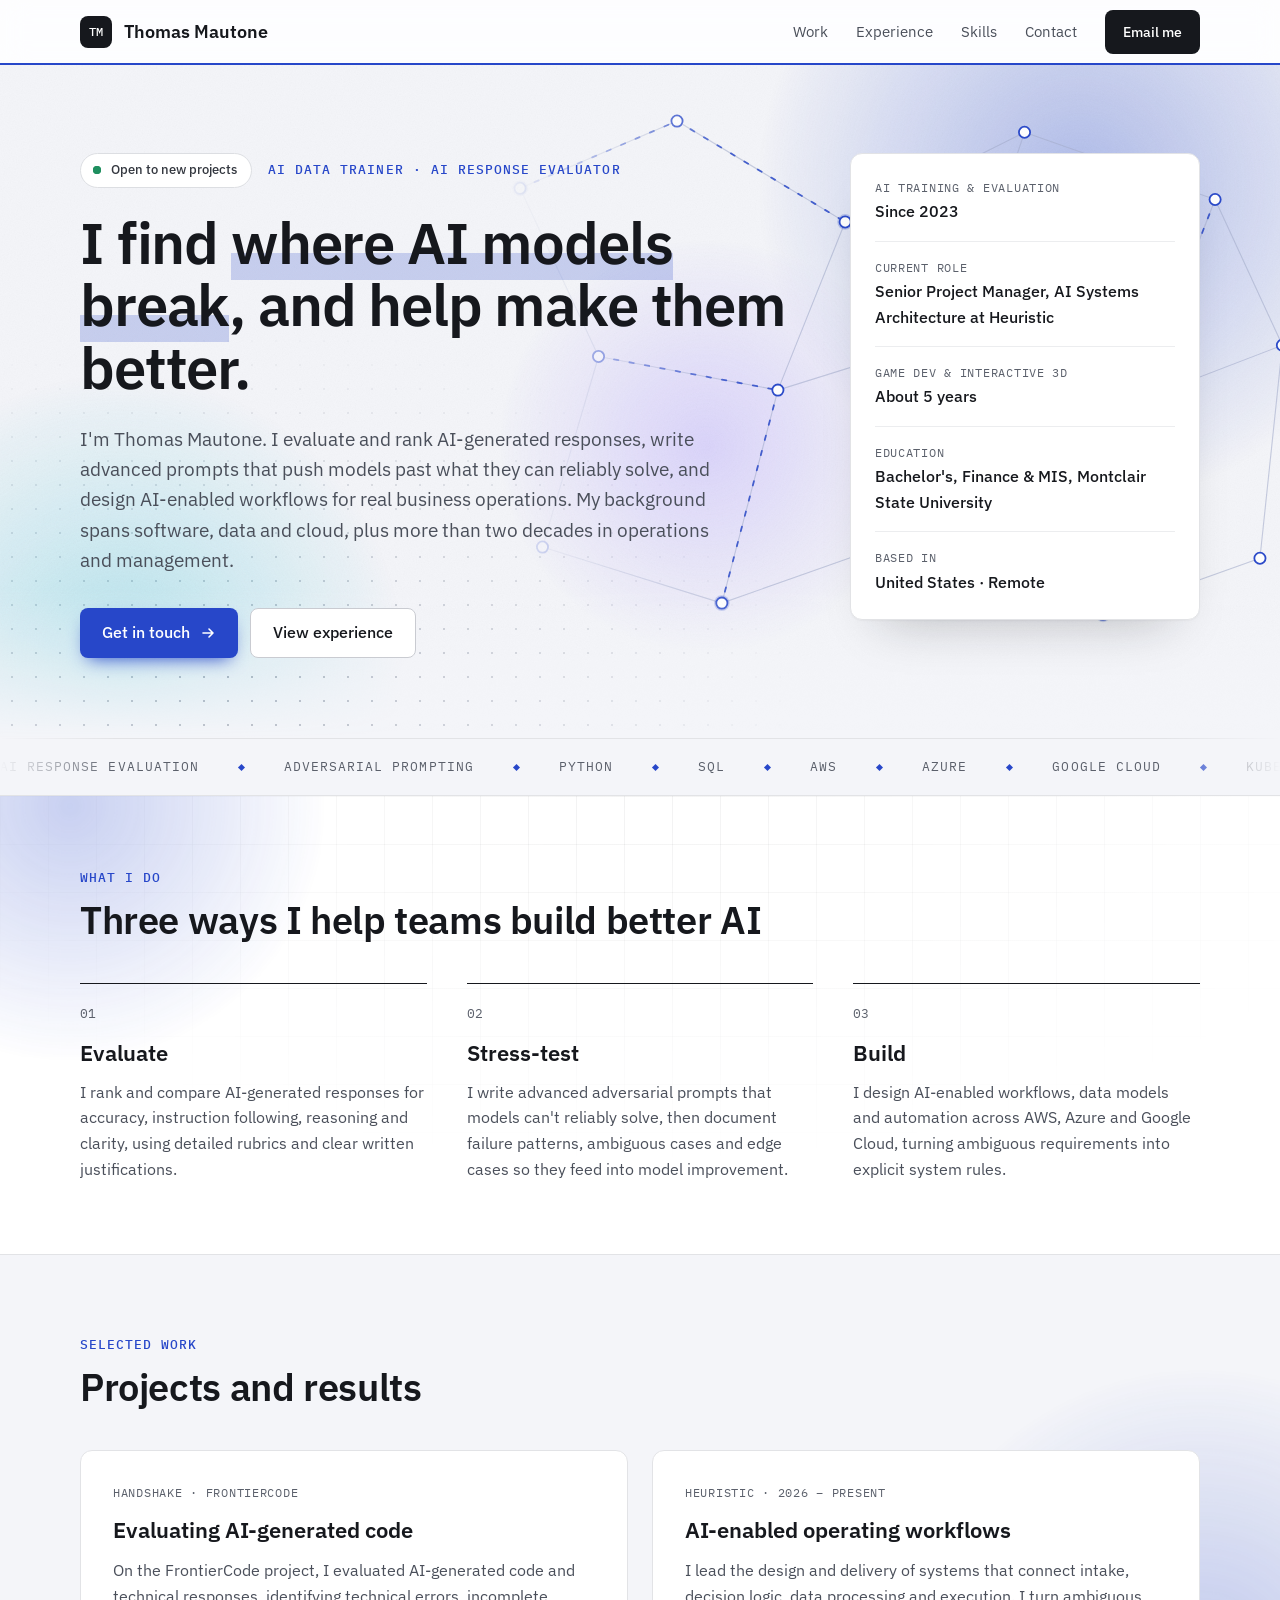
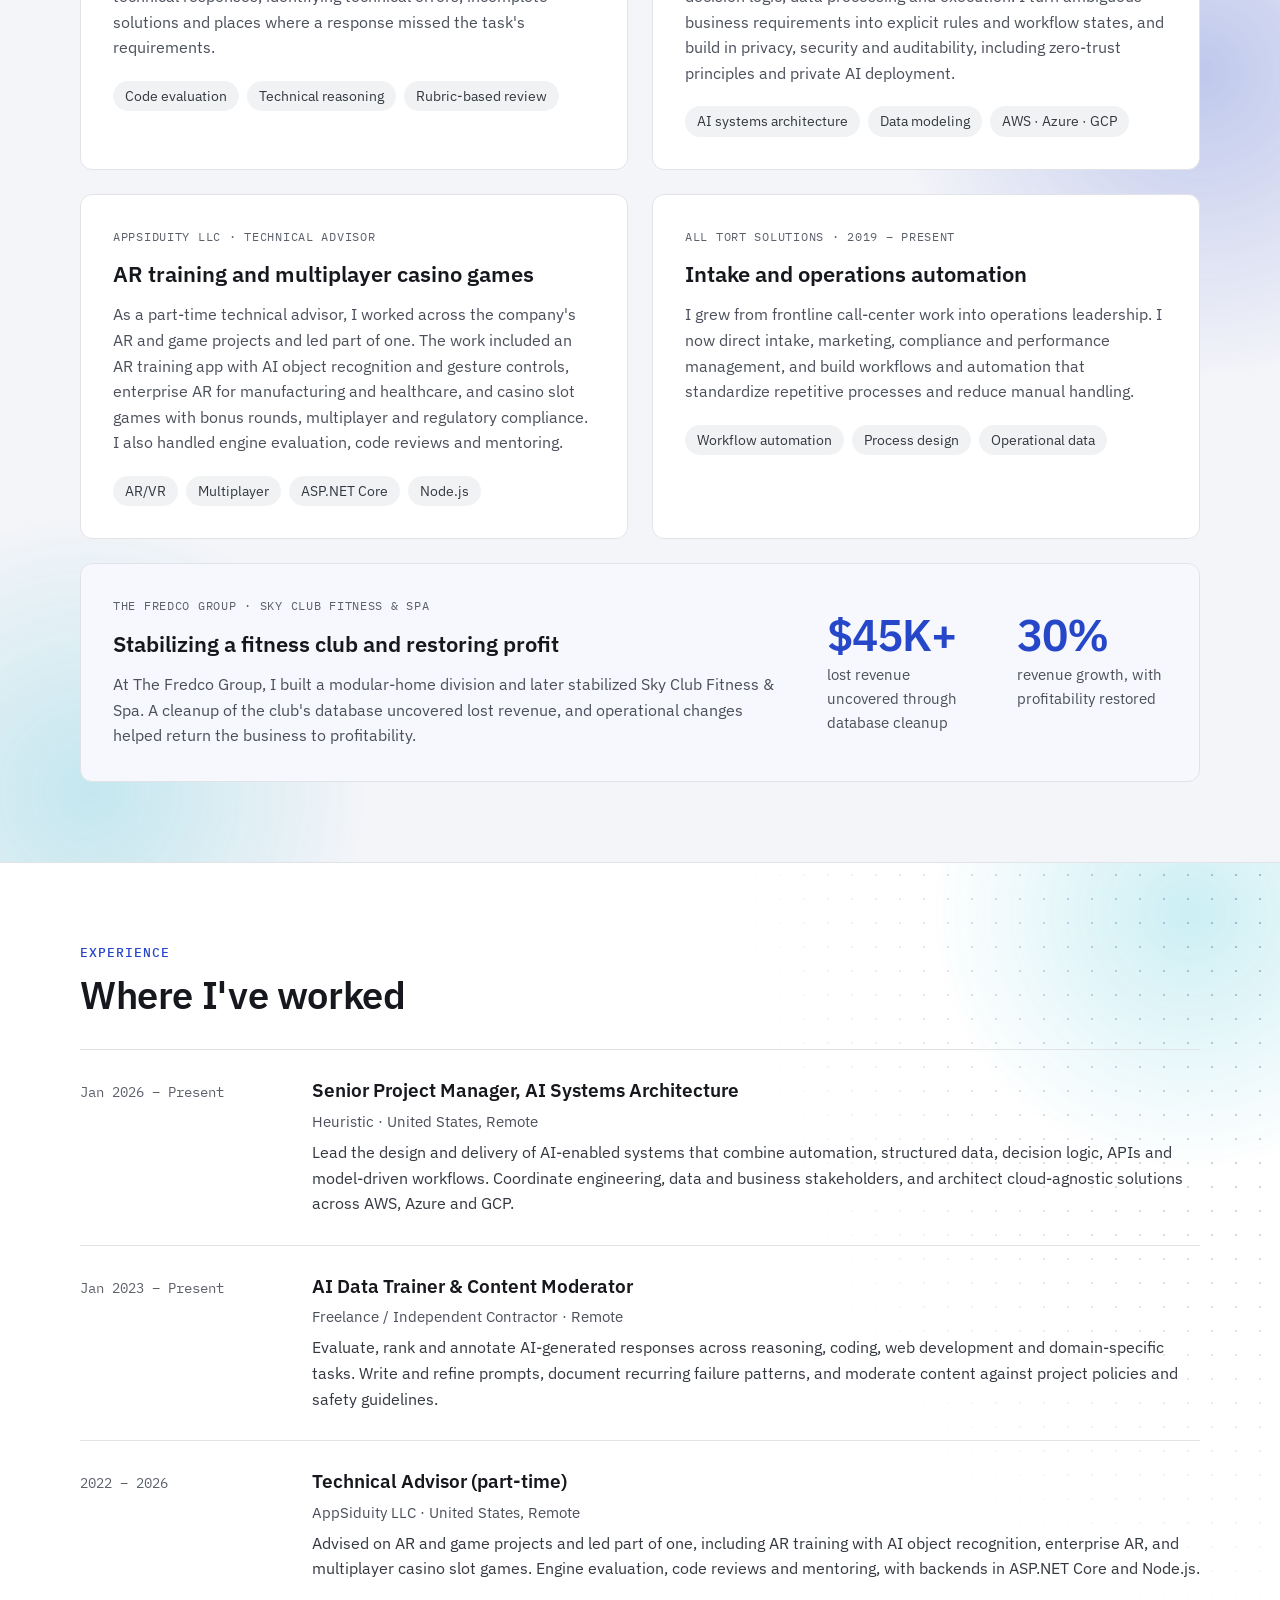
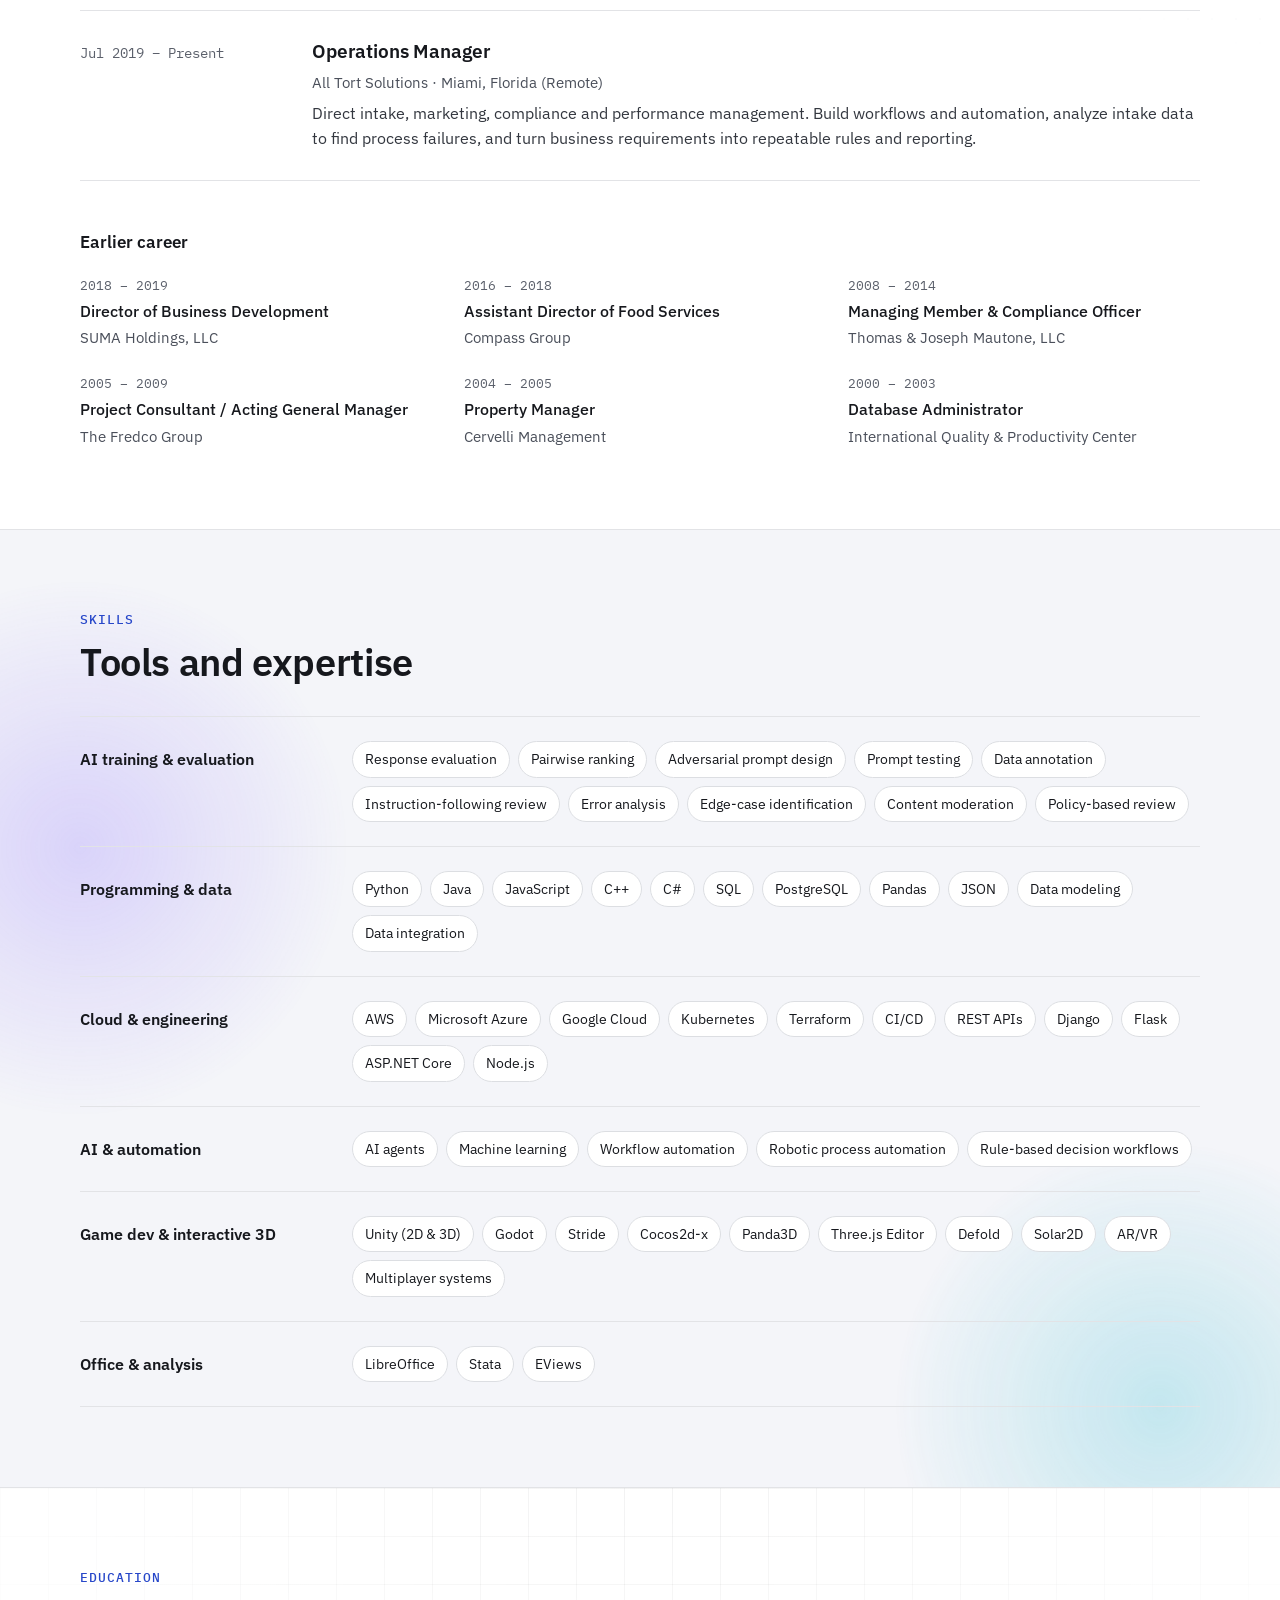
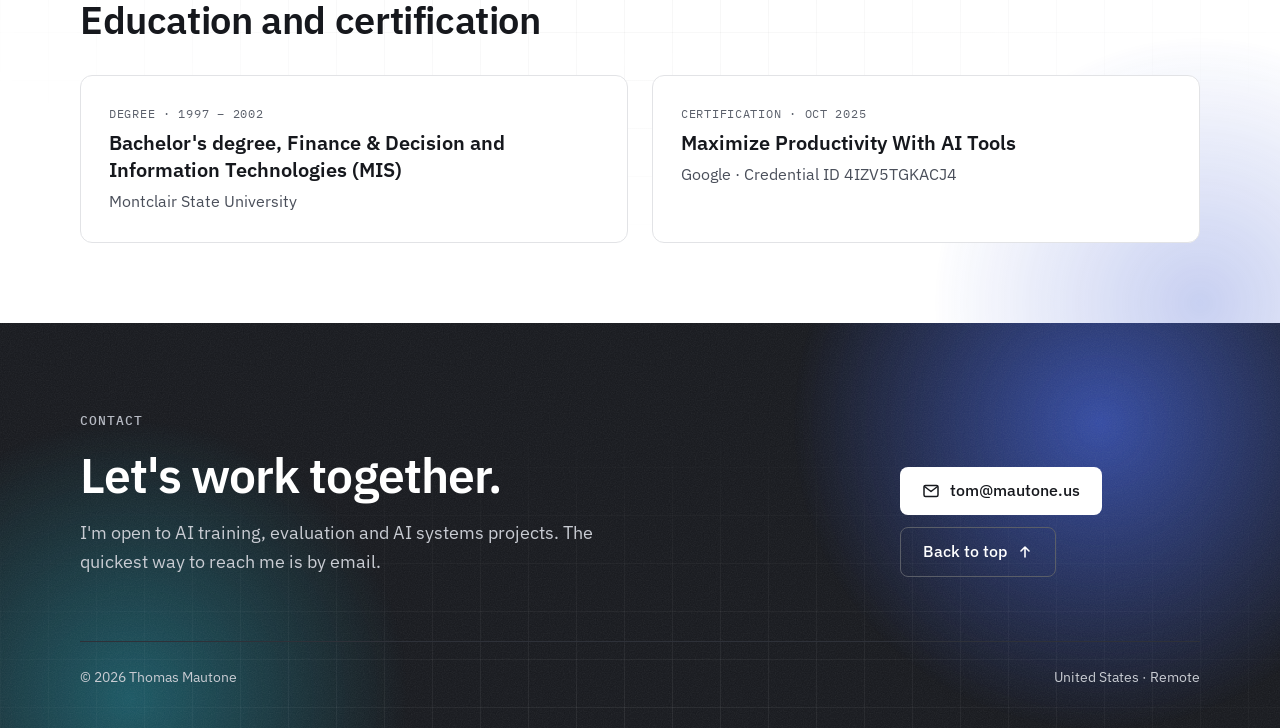
<file: index.html>
<!doctype html>
<html lang="en">
<head>
  <meta charset="utf-8">
  <meta name="viewport" content="width=device-width, initial-scale=1">
  <title>Thomas Mautone — AI Data Trainer &amp; AI Response Evaluator</title>
  <meta name="description" content="AI data trainer and response evaluator. I evaluate and rank AI-generated responses, write adversarial prompts, and design AI-enabled workflows.">
  <meta name="author" content="Thomas Mautone">
  <meta name="robots" content="index, follow, max-image-preview:large">
  <meta name="theme-color" content="#F4F5F9">
  <link rel="canonical" href="https://thomasmwork.github.io/">

  <!-- Link previews: Facebook, LinkedIn, WhatsApp, Slack, Discord, Telegram, iMessage -->
  <meta property="og:type" content="website">
  <meta property="og:site_name" content="Thomas Mautone">
  <meta property="og:locale" content="en_US">
  <meta property="og:url" content="https://thomasmwork.github.io/">
  <meta property="og:title" content="Thomas Mautone — AI Data Trainer &amp; AI Response Evaluator">
  <meta property="og:description" content="I find where AI models break, and help make them better.">
  <meta property="og:image" content="https://thomasmwork.github.io/assets/img/og-image.jpg">
  <meta property="og:image:type" content="image/jpeg">
  <meta property="og:image:width" content="1200">
  <meta property="og:image:height" content="630">
  <meta property="og:image:alt" content="Thomas Mautone's portfolio: I find where AI models break, and help make them better.">

  <!-- X / Twitter -->
  <meta name="twitter:card" content="summary_large_image">
  <meta name="twitter:title" content="Thomas Mautone — AI Data Trainer &amp; AI Response Evaluator">
  <meta name="twitter:description" content="I find where AI models break, and help make them better.">
  <meta name="twitter:image" content="https://thomasmwork.github.io/assets/img/og-image.jpg">
  <meta name="twitter:image:alt" content="Thomas Mautone's portfolio: I find where AI models break, and help make them better.">

  <!-- Structured data for search engines (facts taken from this page only) -->
  <script type="application/ld+json">
  {
    "@context": "https://schema.org",
    "@type": "Person",
    "name": "Thomas Mautone",
    "url": "https://thomasmwork.github.io/",
    "mainEntityOfPage": "https://thomasmwork.github.io/",
    "jobTitle": "Senior Project Manager, AI Systems Architecture",
    "description": "AI data trainer and response evaluator. Evaluates and ranks AI-generated responses, writes adversarial prompts, and designs AI-enabled workflows.",
    "email": "tom@mautone.us",
    "worksFor": { "@type": "Organization", "name": "Heuristic" },
    "alumniOf": { "@type": "CollegeOrUniversity", "name": "Montclair State University" },
    "address": { "@type": "PostalAddress", "addressCountry": "US" },
    "knowsAbout": [
      "AI response evaluation",
      "Adversarial prompt design",
      "AI systems architecture",
      "Workflow automation",
      "Data modeling",
      "Cloud architecture on AWS, Azure and Google Cloud",
      "Game development and AR/VR"
    ]
  }
  </script>

  <link rel="icon" href="favicon.ico" sizes="48x48">
  <link rel="icon" href="assets/img/favicon.svg" type="image/svg+xml" sizes="any">
  <link rel="apple-touch-icon" href="assets/img/apple-touch-icon.png">

  <link rel="preconnect" href="https://fonts.googleapis.com">
  <link rel="preconnect" href="https://fonts.gstatic.com" crossorigin>
  <link rel="stylesheet" href="https://fonts.googleapis.com/css2?family=IBM+Plex+Mono:wght@400;500&amp;family=IBM+Plex+Sans:wght@400;500;600&amp;display=swap">
  <link rel="stylesheet" href="assets/css/styles.css">
  <script src="assets/js/main.js" defer></script>
</head>
<body>
  <a class="skip-link" href="#main">Skip to content</a>

  <header class="site-header">
    <div class="container header-inner">
      <a href="#top" class="brand"><span class="monomark" aria-hidden="true">TM</span>Thomas Mautone</a>
      <nav class="nav" aria-label="Sections">
        <a href="#work" class="navlink">Work</a>
        <a href="#experience" class="navlink">Experience</a>
        <a href="#skills" class="navlink">Skills</a>
        <a href="#contact" class="navlink">Contact</a>
        <a href="mailto:tom@mautone.us" class="btn btn-sm btn-dark">Email me</a>
      </nav>
    </div>
    <div class="progress" aria-hidden="true"></div>
  </header>

  <main id="main">

    <!-- Hero -->
    <div class="hero">
      <div class="bg fade-b" aria-hidden="true">
        <div class="orb c-blue d1" style="top: -220px; right: -140px; width: 680px; height: 680px"></div>
        <div class="orb c-cyan d2" style="bottom: -220px; left: -180px; width: 600px; height: 600px"></div>
        <div class="orb c-violet d3" style="top: 24%; left: 38%; width: 440px; height: 440px"></div>
        <svg class="net" viewBox="0 0 800 600" preserveAspectRatio="xMidYMid slice" focusable="false">
          <g class="edges">
            <line x1="70" y1="110" x2="210" y2="50"></line>
            <line x1="210" y1="50" x2="360" y2="140"></line>
            <line x1="360" y1="140" x2="520" y2="60"></line>
            <line x1="520" y1="60" x2="690" y2="120"></line>
            <line x1="70" y1="110" x2="140" y2="260"></line>
            <line x1="360" y1="140" x2="300" y2="290"></line>
            <line x1="360" y1="140" x2="460" y2="240"></line>
            <line x1="520" y1="60" x2="460" y2="240"></line>
            <line x1="690" y1="120" x2="620" y2="300"></line>
            <line x1="690" y1="120" x2="750" y2="250"></line>
            <line x1="140" y1="260" x2="300" y2="290"></line>
            <line x1="300" y1="290" x2="460" y2="240"></line>
            <line x1="460" y1="240" x2="620" y2="300"></line>
            <line x1="620" y1="300" x2="750" y2="250"></line>
            <line x1="140" y1="260" x2="90" y2="430"></line>
            <line x1="300" y1="290" x2="250" y2="480"></line>
            <line x1="460" y1="240" x2="420" y2="420"></line>
            <line x1="620" y1="300" x2="590" y2="490"></line>
            <line x1="750" y1="250" x2="730" y2="440"></line>
            <line x1="90" y1="430" x2="250" y2="480"></line>
            <line x1="250" y1="480" x2="420" y2="420"></line>
            <line x1="420" y1="420" x2="590" y2="490"></line>
            <line x1="590" y1="490" x2="730" y2="440"></line>
            <line x1="620" y1="300" x2="420" y2="420"></line>
          </g>
          <g class="flows">
            <line x1="70" y1="110" x2="210" y2="50"></line>
            <line x1="210" y1="50" x2="360" y2="140" style="animation-delay: -1s"></line>
            <line x1="360" y1="140" x2="460" y2="240" style="animation-delay: -2s"></line>
            <line x1="460" y1="240" x2="620" y2="300"></line>
            <line x1="620" y1="300" x2="590" y2="490" style="animation-delay: -1.5s"></line>
            <line x1="300" y1="290" x2="250" y2="480" style="animation-delay: -0.5s"></line>
            <line x1="140" y1="260" x2="300" y2="290" style="animation-delay: -2.2s"></line>
            <line x1="690" y1="120" x2="620" y2="300" style="animation-delay: -1.2s"></line>
          </g>
          <g class="halos">
            <circle cx="70" cy="110" r="7"></circle>
            <circle cx="360" cy="140" r="7" style="animation-delay: -0.8s"></circle>
            <circle cx="460" cy="240" r="7" style="animation-delay: -1.6s"></circle>
            <circle cx="620" cy="300" r="7" style="animation-delay: -2.4s"></circle>
            <circle cx="250" cy="480" r="7" style="animation-delay: -1.1s"></circle>
            <circle cx="590" cy="490" r="7" style="animation-delay: -2s"></circle>
          </g>
          <g class="nodes">
            <circle cx="70" cy="110" r="5"></circle>
            <circle cx="210" cy="50" r="5"></circle>
            <circle cx="360" cy="140" r="5"></circle>
            <circle cx="520" cy="60" r="5"></circle>
            <circle cx="690" cy="120" r="5"></circle>
            <circle cx="140" cy="260" r="5"></circle>
            <circle cx="300" cy="290" r="5"></circle>
            <circle cx="460" cy="240" r="5"></circle>
            <circle cx="620" cy="300" r="5"></circle>
            <circle cx="750" cy="250" r="5"></circle>
            <circle cx="90" cy="430" r="5"></circle>
            <circle cx="250" cy="480" r="5"></circle>
            <circle cx="420" cy="420" r="5"></circle>
            <circle cx="590" cy="490" r="5"></circle>
            <circle cx="730" cy="440" r="5"></circle>
          </g>
        </svg>
        <div class="grain"></div>
      </div>

      <section class="container hero-inner" aria-label="Introduction">
        <div class="hero-copy">
          <div class="rise hero-meta">
            <span class="pill"><span class="dot" aria-hidden="true"></span>Open to new projects</span>
            <span class="hero-role">AI Data Trainer · AI Response Evaluator</span>
          </div>
          <h1 class="rise" style="--delay: 80ms">I find <span class="mark">where AI models break</span>, and help make them better.</h1>
          <p class="rise hero-lead" style="--delay: 160ms">I'm Thomas Mautone. I evaluate and rank AI-generated responses, write advanced prompts that push models past what they can reliably solve, and design AI-enabled workflows for real business operations. My background spans software, data and cloud, plus more than two decades in operations and management.</p>
          <div class="rise hero-actions" style="--delay: 240ms">
            <a href="#contact" class="btn btn-primary">Get in touch<svg aria-hidden="true" width="16" height="16" viewBox="0 0 16 16" fill="none" stroke="currentColor" stroke-width="1.6" stroke-linecap="round" stroke-linejoin="round"><path d="M3 8h10M9 4l4 4-4 4"></path></svg></a>
            <a href="#experience" class="btn btn-ghost">View experience</a>
          </div>
        </div>

        <aside class="rise glance" aria-label="At a glance" style="--delay: 320ms">
          <dl>
            <div class="glance-item">
              <dt class="label">AI training &amp; evaluation</dt>
              <dd>Since 2023</dd>
            </div>
            <div class="glance-item">
              <dt class="label">Current role</dt>
              <dd>Senior Project Manager, AI Systems Architecture at Heuristic</dd>
            </div>
            <div class="glance-item">
              <dt class="label">Game dev &amp; interactive 3D</dt>
              <dd>About 5 years</dd>
            </div>
            <div class="glance-item">
              <dt class="label">Education</dt>
              <dd>Bachelor's, Finance &amp; MIS, Montclair State University</dd>
            </div>
            <div class="glance-item">
              <dt class="label">Based in</dt>
              <dd>United States · Remote</dd>
            </div>
          </dl>
        </aside>
      </section>
    </div>

    <!-- Skills ticker -->
    <section class="ticker" aria-label="Skills and tools">
      <div class="ticker-track">
        <ul class="ticker-group">
          <li class="ticker-item">AI response evaluation</li>
          <li class="ticker-item">Adversarial prompting</li>
          <li class="ticker-item">Python</li>
          <li class="ticker-item">SQL</li>
          <li class="ticker-item">AWS</li>
          <li class="ticker-item">Azure</li>
          <li class="ticker-item">Google Cloud</li>
          <li class="ticker-item">Kubernetes</li>
          <li class="ticker-item">Terraform</li>
          <li class="ticker-item">Workflow automation</li>
          <li class="ticker-item">Data modeling</li>
          <li class="ticker-item">Unity</li>
          <li class="ticker-item">Godot</li>
          <li class="ticker-item">AR/VR</li>
        </ul>
        <ul class="ticker-group" aria-hidden="true">
          <li class="ticker-item">AI response evaluation</li>
          <li class="ticker-item">Adversarial prompting</li>
          <li class="ticker-item">Python</li>
          <li class="ticker-item">SQL</li>
          <li class="ticker-item">AWS</li>
          <li class="ticker-item">Azure</li>
          <li class="ticker-item">Google Cloud</li>
          <li class="ticker-item">Kubernetes</li>
          <li class="ticker-item">Terraform</li>
          <li class="ticker-item">Workflow automation</li>
          <li class="ticker-item">Data modeling</li>
          <li class="ticker-item">Unity</li>
          <li class="ticker-item">Godot</li>
          <li class="ticker-item">AR/VR</li>
        </ul>
      </div>
    </section>

    <!-- What I do -->
    <section class="section section--white" aria-labelledby="focus-h">
      <div class="bg" aria-hidden="true">
        <div class="gridlines"></div>
        <div class="orb c-blue soft d2" style="top: -260px; left: -200px; width: 540px; height: 540px"></div>
      </div>
      <div class="container section-inner section-inner--pillars">
        <div class="reveal section-head">
          <p class="eyebrow">What I do</p>
          <h2 class="section-title" id="focus-h">Three ways I help teams build better AI</h2>
        </div>
        <div class="pillars">
          <div class="reveal pillar">
            <span class="pillar-num">01</span>
            <h3>Evaluate</h3>
            <p>I rank and compare AI-generated responses for accuracy, instruction following, reasoning and clarity, using detailed rubrics and clear written justifications.</p>
          </div>
          <div class="reveal pillar">
            <span class="pillar-num">02</span>
            <h3>Stress-test</h3>
            <p>I write advanced adversarial prompts that models can't reliably solve, then document failure patterns, ambiguous cases and edge cases so they feed into model improvement.</p>
          </div>
          <div class="reveal pillar">
            <span class="pillar-num">03</span>
            <h3>Build</h3>
            <p>I design AI-enabled workflows, data models and automation across AWS, Azure and Google Cloud, turning ambiguous requirements into explicit system rules.</p>
          </div>
        </div>
      </div>
    </section>

    <!-- Selected work -->
    <section id="work" class="anchor section" aria-labelledby="work-h">
      <div class="bg" aria-hidden="true">
        <div class="orb c-blue soft d1" style="top: 8%; right: -240px; width: 640px; height: 640px"></div>
        <div class="orb c-cyan soft d3" style="bottom: -220px; left: -200px; width: 580px; height: 580px"></div>
      </div>
      <div class="container section-inner section-inner--work">
        <div class="reveal section-head">
          <p class="eyebrow">Selected work</p>
          <h2 class="section-title" id="work-h">Projects and results</h2>
        </div>
        <div class="cards">

          <div class="reveal slot">
            <article class="card">
              <p class="label">Handshake · FrontierCode</p>
              <h3>Evaluating AI-generated code</h3>
              <p>On the FrontierCode project, I evaluated AI-generated code and technical responses, identifying technical errors, incomplete solutions and places where a response missed the task's requirements.</p>
              <ul class="tags">
                <li class="tag">Code evaluation</li>
                <li class="tag">Technical reasoning</li>
                <li class="tag">Rubric-based review</li>
              </ul>
            </article>
          </div>

          <div class="reveal slot">
            <article class="card">
              <p class="label">Heuristic · 2026 – Present</p>
              <h3>AI-enabled operating workflows</h3>
              <p>I lead the design and delivery of systems that connect intake, decision logic, data processing and execution. I turn ambiguous business requirements into explicit rules and workflow states, and build in privacy, security and auditability, including zero-trust principles and private AI deployment.</p>
              <ul class="tags">
                <li class="tag">AI systems architecture</li>
                <li class="tag">Data modeling</li>
                <li class="tag">AWS · Azure · GCP</li>
              </ul>
            </article>
          </div>

          <div class="reveal slot">
            <article class="card">
              <p class="label">AppSiduity LLC · Technical Advisor</p>
              <h3>AR training and multiplayer casino games</h3>
              <p>As a part-time technical advisor, I worked across the company's AR and game projects and led part of one. The work included an AR training app with AI object recognition and gesture controls, enterprise AR for manufacturing and healthcare, and casino slot games with bonus rounds, multiplayer and regulatory compliance. I also handled engine evaluation, code reviews and mentoring.</p>
              <ul class="tags">
                <li class="tag">AR/VR</li>
                <li class="tag">Multiplayer</li>
                <li class="tag">ASP.NET Core</li>
                <li class="tag">Node.js</li>
              </ul>
            </article>
          </div>

          <div class="reveal slot">
            <article class="card">
              <p class="label">All Tort Solutions · 2019 – Present</p>
              <h3>Intake and operations automation</h3>
              <p>I grew from frontline call-center work into operations leadership. I now direct intake, marketing, compliance and performance management, and build workflows and automation that standardize repetitive processes and reduce manual handling.</p>
              <ul class="tags">
                <li class="tag">Workflow automation</li>
                <li class="tag">Process design</li>
                <li class="tag">Operational data</li>
              </ul>
            </article>
          </div>

          <div class="reveal slot slot--wide">
            <article class="card card--feature">
              <div class="card-copy">
                <p class="label">The Fredco Group · Sky Club Fitness &amp; Spa</p>
                <h3>Stabilizing a fitness club and restoring profit</h3>
                <p>At The Fredco Group, I built a modular-home division and later stabilized Sky Club Fitness &amp; Spa. A cleanup of the club's database uncovered lost revenue, and operational changes helped return the business to profitability.</p>
              </div>
              <div class="stats">
                <div class="stat">
                  <span class="stat-value">$45K+</span>
                  <span class="stat-label">lost revenue uncovered through database cleanup</span>
                </div>
                <div class="stat">
                  <span class="stat-value">30%</span>
                  <span class="stat-label">revenue growth, with profitability restored</span>
                </div>
              </div>
            </article>
          </div>

        </div>
      </div>
    </section>

    <!-- Experience -->
    <section id="experience" class="anchor section section--white" aria-labelledby="exp-h">
      <div class="bg" aria-hidden="true">
        <div class="dotfield"></div>
        <div class="orb c-cyan soft d1" style="top: -220px; right: -180px; width: 540px; height: 540px"></div>
      </div>
      <div class="container section-inner">
        <div class="reveal section-head">
          <p class="eyebrow">Experience</p>
          <h2 class="section-title" id="exp-h">Where I've worked</h2>
        </div>

        <ol class="timeline">
          <li class="reveal job">
            <span class="job-date">Jan 2026 – Present</span>
            <div class="job-body">
              <h3>Senior Project Manager, AI Systems Architecture</h3>
              <span class="job-org">Heuristic · United States, Remote</span>
              <p>Lead the design and delivery of AI-enabled systems that combine automation, structured data, decision logic, APIs and model-driven workflows. Coordinate engineering, data and business stakeholders, and architect cloud-agnostic solutions across AWS, Azure and GCP.</p>
            </div>
          </li>

          <li class="reveal job">
            <span class="job-date">Jan 2023 – Present</span>
            <div class="job-body">
              <h3>AI Data Trainer &amp; Content Moderator</h3>
              <span class="job-org">Freelance / Independent Contractor · Remote</span>
              <p>Evaluate, rank and annotate AI-generated responses across reasoning, coding, web development and domain-specific tasks. Write and refine prompts, document recurring failure patterns, and moderate content against project policies and safety guidelines.</p>
            </div>
          </li>

          <li class="reveal job">
            <span class="job-date">2022 – 2026</span>
            <div class="job-body">
              <h3>Technical Advisor (part-time)</h3>
              <span class="job-org">AppSiduity LLC · United States, Remote</span>
              <p>Advised on AR and game projects and led part of one, including AR training with AI object recognition, enterprise AR, and multiplayer casino slot games. Engine evaluation, code reviews and mentoring, with backends in ASP.NET Core and Node.js.</p>
            </div>
          </li>

          <li class="reveal job">
            <span class="job-date">Jul 2019 – Present</span>
            <div class="job-body">
              <h3>Operations Manager</h3>
              <span class="job-org">All Tort Solutions · Miami, Florida (Remote)</span>
              <p>Direct intake, marketing, compliance and performance management. Build workflows and automation, analyze intake data to find process failures, and turn business requirements into repeatable rules and reporting.</p>
            </div>
          </li>
        </ol>

        <div class="reveal earlier">
          <h3>Earlier career</h3>
          <ul class="earlier-grid">
            <li class="earlier-item">
              <span class="earlier-date">2018 – 2019</span>
              <span class="earlier-role">Director of Business Development</span>
              <span class="earlier-org">SUMA Holdings, LLC</span>
            </li>
            <li class="earlier-item">
              <span class="earlier-date">2016 – 2018</span>
              <span class="earlier-role">Assistant Director of Food Services</span>
              <span class="earlier-org">Compass Group</span>
            </li>
            <li class="earlier-item">
              <span class="earlier-date">2008 – 2014</span>
              <span class="earlier-role">Managing Member &amp; Compliance Officer</span>
              <span class="earlier-org">Thomas &amp; Joseph Mautone, LLC</span>
            </li>
            <li class="earlier-item">
              <span class="earlier-date">2005 – 2009</span>
              <span class="earlier-role">Project Consultant / Acting General Manager</span>
              <span class="earlier-org">The Fredco Group</span>
            </li>
            <li class="earlier-item">
              <span class="earlier-date">2004 – 2005</span>
              <span class="earlier-role">Property Manager</span>
              <span class="earlier-org">Cervelli Management</span>
            </li>
            <li class="earlier-item">
              <span class="earlier-date">2000 – 2003</span>
              <span class="earlier-role">Database Administrator</span>
              <span class="earlier-org">International Quality &amp; Productivity Center</span>
            </li>
          </ul>
        </div>
      </div>
    </section>

    <!-- Skills -->
    <section id="skills" class="anchor section" aria-labelledby="skills-h">
      <div class="bg" aria-hidden="true">
        <div class="orb c-violet d2" style="top: 4%; left: -200px; width: 560px; height: 560px"></div>
        <div class="orb c-cyan soft d1" style="bottom: -200px; right: -160px; width: 560px; height: 560px"></div>
      </div>
      <div class="container section-inner">
        <div class="reveal section-head">
          <p class="eyebrow">Skills</p>
          <h2 class="section-title" id="skills-h">Tools and expertise</h2>
        </div>
        <div class="skill-list">

          <div class="reveal skill-row">
            <h3>AI training &amp; evaluation</h3>
            <ul class="chips">
              <li class="chip">Response evaluation</li>
              <li class="chip">Pairwise ranking</li>
              <li class="chip">Adversarial prompt design</li>
              <li class="chip">Prompt testing</li>
              <li class="chip">Data annotation</li>
              <li class="chip">Instruction-following review</li>
              <li class="chip">Error analysis</li>
              <li class="chip">Edge-case identification</li>
              <li class="chip">Content moderation</li>
              <li class="chip">Policy-based review</li>
            </ul>
          </div>

          <div class="reveal skill-row">
            <h3>Programming &amp; data</h3>
            <ul class="chips">
              <li class="chip">Python</li>
              <li class="chip">Java</li>
              <li class="chip">JavaScript</li>
              <li class="chip">C++</li>
              <li class="chip">C#</li>
              <li class="chip">SQL</li>
              <li class="chip">PostgreSQL</li>
              <li class="chip">Pandas</li>
              <li class="chip">JSON</li>
              <li class="chip">Data modeling</li>
              <li class="chip">Data integration</li>
            </ul>
          </div>

          <div class="reveal skill-row">
            <h3>Cloud &amp; engineering</h3>
            <ul class="chips">
              <li class="chip">AWS</li>
              <li class="chip">Microsoft Azure</li>
              <li class="chip">Google Cloud</li>
              <li class="chip">Kubernetes</li>
              <li class="chip">Terraform</li>
              <li class="chip">CI/CD</li>
              <li class="chip">REST APIs</li>
              <li class="chip">Django</li>
              <li class="chip">Flask</li>
              <li class="chip">ASP.NET Core</li>
              <li class="chip">Node.js</li>
            </ul>
          </div>

          <div class="reveal skill-row">
            <h3>AI &amp; automation</h3>
            <ul class="chips">
              <li class="chip">AI agents</li>
              <li class="chip">Machine learning</li>
              <li class="chip">Workflow automation</li>
              <li class="chip">Robotic process automation</li>
              <li class="chip">Rule-based decision workflows</li>
            </ul>
          </div>

          <div class="reveal skill-row">
            <h3>Game dev &amp; interactive 3D</h3>
            <ul class="chips">
              <li class="chip">Unity (2D &amp; 3D)</li>
              <li class="chip">Godot</li>
              <li class="chip">Stride</li>
              <li class="chip">Cocos2d-x</li>
              <li class="chip">Panda3D</li>
              <li class="chip">Three.js Editor</li>
              <li class="chip">Defold</li>
              <li class="chip">Solar2D</li>
              <li class="chip">AR/VR</li>
              <li class="chip">Multiplayer systems</li>
            </ul>
          </div>

          <div class="reveal skill-row">
            <h3>Office &amp; analysis</h3>
            <ul class="chips">
              <li class="chip">LibreOffice</li>
              <li class="chip">Stata</li>
              <li class="chip">EViews</li>
            </ul>
          </div>

        </div>
      </div>
    </section>

    <!-- Education -->
    <section class="section section--white section--open-end" aria-labelledby="edu-h">
      <div class="bg" aria-hidden="true">
        <div class="gridlines"></div>
        <div class="orb c-blue soft d3" style="bottom: -260px; right: -200px; width: 560px; height: 560px"></div>
      </div>
      <div class="container section-inner">
        <div class="reveal section-head">
          <p class="eyebrow">Education</p>
          <h2 class="section-title" id="edu-h">Education and certification</h2>
        </div>
        <div class="edu-grid">
          <div class="reveal slot">
            <article class="card card--edu">
              <p class="label">Degree · 1997 – 2002</p>
              <h3>Bachelor's degree, Finance &amp; Decision and Information Technologies (MIS)</h3>
              <p class="card-meta">Montclair State University</p>
            </article>
          </div>
          <div class="reveal slot">
            <article class="card card--edu">
              <p class="label">Certification · Oct 2025</p>
              <h3>Maximize Productivity With AI Tools</h3>
              <p class="card-meta">Google · Credential ID 4IZV5TGKACJ4</p>
            </article>
          </div>
        </div>
      </div>
    </section>

  </main>

  <!-- Contact -->
  <footer id="contact" class="anchor contact" aria-labelledby="contact-h">
    <div class="bg" aria-hidden="true">
      <div class="orb c-blue-d d1" style="top: -220px; right: -140px; width: 640px; height: 640px"></div>
      <div class="orb c-cyan-d d2" style="bottom: -260px; left: -160px; width: 580px; height: 580px"></div>
      <div class="mask-fade"><div class="mgrid"></div></div>
      <div class="grain grain--dark"></div>
    </div>
    <div class="container contact-inner">
      <div class="reveal contact-top">
        <div class="contact-copy">
          <p class="eyebrow">Contact</p>
          <h2 id="contact-h">Let's work together.</h2>
          <p class="contact-lead">I'm open to AI training, evaluation and AI systems projects. The quickest way to reach me is by email.</p>
        </div>
        <div class="contact-actions">
          <a href="mailto:tom@mautone.us" class="btn btn-light"><svg aria-hidden="true" width="18" height="18" viewBox="0 0 18 18" fill="none" stroke="currentColor" stroke-width="1.5" stroke-linecap="round" stroke-linejoin="round"><rect x="2" y="3.5" width="14" height="11" rx="1.5"></rect><path d="M2.5 4.5 9 9.5l6.5-5"></path></svg>tom@mautone.us</a>
          <a href="#top" class="btn btn-line">Back to top<svg aria-hidden="true" width="16" height="16" viewBox="0 0 16 16" fill="none" stroke="currentColor" stroke-width="1.6" stroke-linecap="round" stroke-linejoin="round"><path d="M8 13V3M4 7l4-4 4 4"></path></svg></a>
        </div>
      </div>
      <div class="contact-foot">
        <span>© 2026 Thomas Mautone</span>
        <span>United States · Remote</span>
      </div>
    </div>
  </footer>
</body>
</html>
</file>
<file: assets/css/styles.css>
/* Thomas Mautone — portfolio
   Order: tokens, base, layout, components, backgrounds, motion, responsive.
   Values come from the design draft (References/Portfolio site-html.zip). */

/* ---------- Tokens ---------- */

:root {
  --accent: #2747C9; /* draft alternates: #0F6E6A, #9A4A12, #16181D */

  --ink: #16181D;
  --text: #4A4F5A;
  --text-strong: #33373F;
  --muted: #5B606B;
  --canvas: #F4F5F9;
  --surface: #FFFFFF;

  --line: #E2E3E6;
  --line-soft: #ECEDEF;
  --line-chip: #DCDEE2;

  --font-sans: 'IBM Plex Sans', system-ui, sans-serif;
  --font-mono: 'IBM Plex Mono', ui-monospace, monospace;

  --measure: 1120px;
  --gutter: 24px;
  --ease-out: cubic-bezier(.2, .7, .2, 1);
}

/* ---------- Base ---------- */

*,
*::before,
*::after {
  box-sizing: border-box;
}

html {
  scroll-behavior: smooth;
}

body {
  margin: 0;
  background: var(--canvas);
  color: var(--ink);
  font-family: var(--font-sans);
  font-size: 16px;
  line-height: 1.6;
}

h1, h2, h3, p, ol, ul, dl, dd {
  margin: 0;
}

ol, ul {
  padding: 0;
  list-style: none;
}

a {
  color: var(--ink);
}

a:hover {
  color: var(--accent);
}

a:focus-visible {
  outline: 2px solid var(--accent);
  outline-offset: 3px;
}

::selection {
  background: #D6DDF7;
  background: color-mix(in srgb, var(--accent) 22%, #fff);
  color: var(--ink);
}

.skip-link {
  position: absolute;
  top: -64px;
  left: 16px;
  z-index: 30;
  padding: 10px 16px;
  border-radius: 8px;
  background: var(--ink);
  color: #fff;
  font-weight: 500;
  text-decoration: none;
}

.skip-link:hover,
.skip-link:focus {
  color: #fff;
}

.skip-link:focus {
  top: 12px;
}

.anchor {
  scroll-margin-top: 72px;
}

/* ---------- Layout ---------- */

.container {
  max-width: calc(var(--measure) + var(--gutter) * 2);
  margin-inline: auto;
  padding-inline: var(--gutter);
}

.section {
  position: relative;
  overflow: hidden;
}

.section--white {
  background: var(--surface);
  border-block: 1px solid var(--line);
}

.section--open-end {
  border-bottom: 0;
}

.section-inner {
  position: relative;
  display: flex;
  flex-direction: column;
  gap: 32px;
  padding-block: 80px;
}

.section-inner--pillars {
  gap: 40px;
  padding-block: 72px;
}

.section-inner--work {
  gap: 40px;
}

.section-head {
  display: flex;
  flex-direction: column;
  gap: 8px;
}

.eyebrow {
  font-family: var(--font-mono);
  font-size: 13px;
  font-weight: 500;
  letter-spacing: .08em;
  text-transform: uppercase;
  color: var(--accent);
}

.section-title {
  font-size: clamp(28px, 3.2vw, 38px);
  line-height: 1.2;
  letter-spacing: -.01em;
  font-weight: 600;
}

.label {
  font-family: var(--font-mono);
  font-size: 12px;
  letter-spacing: .06em;
  text-transform: uppercase;
  color: var(--muted);
}

/* ---------- Header ---------- */

.site-header {
  position: sticky;
  top: 0;
  z-index: 20;
  background: rgba(255, 255, 255, .82);
  -webkit-backdrop-filter: saturate(1.4) blur(14px);
  backdrop-filter: saturate(1.4) blur(14px);
  border-bottom: 1px solid var(--line);
}

.header-inner {
  display: flex;
  flex-wrap: wrap;
  align-items: center;
  justify-content: space-between;
  gap: 0 24px;
  padding-block: 6px;
}

.progress {
  display: none;
  position: absolute;
  left: 0;
  right: 0;
  bottom: -1px;
  height: 2px;
  background: var(--accent);
  transform-origin: 0 50%;
}

.brand {
  display: inline-flex;
  align-items: center;
  gap: 12px;
  padding: 10px 0;
  font-size: 18px;
  font-weight: 600;
  color: var(--ink);
  text-decoration: none;
}

.brand:hover {
  color: var(--ink);
}

.monomark {
  display: inline-flex;
  align-items: center;
  justify-content: center;
  width: 32px;
  height: 32px;
  border-radius: 8px;
  background: var(--ink);
  color: #fff;
  font-family: var(--font-mono);
  font-size: 12px;
  font-weight: 500;
  letter-spacing: .04em;
  transition: background-color .25s ease, transform .25s ease;
}

.brand:hover .monomark {
  background: var(--accent);
  transform: rotate(-6deg);
}

.nav {
  display: flex;
  flex-wrap: wrap;
  align-items: center;
  gap: 0 28px;
  font-size: 15px;
}

.navlink {
  position: relative;
  padding: 12px 0;
  color: var(--text);
  text-decoration: none;
  transition: color .2s ease;
}

.navlink::after {
  content: '';
  position: absolute;
  left: 0;
  right: 0;
  bottom: 8px;
  height: 1px;
  background: currentColor;
  transform: scaleX(0);
  transform-origin: 0 50%;
  transition: transform .25s ease;
}

.navlink:hover {
  color: var(--ink);
}

.navlink:hover::after {
  transform: scaleX(1);
}

/* ---------- Buttons ---------- */

.btn {
  display: inline-flex;
  align-items: center;
  gap: 10px;
  min-height: 48px;
  padding: 0 22px;
  border-radius: 8px;
  font-weight: 500;
  text-decoration: none;
  transition: transform .2s ease, box-shadow .2s ease, background-color .2s ease,
    border-color .2s ease, color .2s ease;
}

.btn svg {
  transition: transform .2s ease;
}

.btn:hover {
  transform: translateY(-2px);
}

.btn:hover svg {
  transform: translateX(3px);
}

.btn-sm {
  min-height: 44px;
  padding: 0 18px;
  font-size: 14px;
}

.btn-primary {
  background: var(--accent);
  color: #fff;
  box-shadow: 0 8px 18px -8px var(--accent);
}

.btn-primary:hover {
  color: #fff;
  box-shadow: 0 14px 26px -10px var(--accent);
}

/* Bordered buttons sit 2px taller than borderless ones in the draft (48px + 1px borders). */
.btn-ghost {
  min-height: 50px;
  border: 1px solid #C9CBD1;
  background: #fff;
  color: var(--ink);
}

.btn-ghost:hover {
  color: var(--ink);
  border-color: var(--ink);
}

.btn-dark {
  background: var(--ink);
  color: #fff;
}

.btn-dark:hover {
  color: #fff;
  background: var(--accent);
}

.btn-light {
  background: #fff;
  color: var(--ink);
}

.btn-light:hover {
  color: var(--ink);
  box-shadow: 0 14px 28px -12px rgba(255, 255, 255, .55);
}

.btn-line {
  min-height: 50px;
  border: 1px solid #5A5E68;
  color: #fff;
}

.btn-line:hover {
  color: #fff;
  border-color: #fff;
}

.btn-line:hover svg {
  transform: translateY(-3px);
}

/* ---------- Hero ---------- */

.hero {
  position: relative;
  overflow: hidden;
}

.hero::before {
  content: '';
  position: absolute;
  inset: 0;
  pointer-events: none;
  background-image: radial-gradient(#B4B9C4 1px, transparent 1.3px);
  background-size: 24px 24px;
  -webkit-mask-image: radial-gradient(ellipse 60% 70% at 18% 90%, #000, transparent 75%);
  mask-image: radial-gradient(ellipse 60% 70% at 18% 90%, #000, transparent 75%);
}

.hero-inner {
  position: relative;
  display: flex;
  flex-wrap: wrap;
  align-items: flex-start;
  gap: 48px;
  padding-block: 88px 80px;
}

.hero-copy {
  flex: 999 1 560px;
  min-width: 0;
  display: flex;
  flex-direction: column;
  gap: 24px;
}

.hero-meta {
  display: flex;
  flex-wrap: wrap;
  align-items: center;
  gap: 12px 16px;
}

.hero-role {
  font-family: var(--font-mono);
  font-size: 13px;
  font-weight: 500;
  letter-spacing: .08em;
  text-transform: uppercase;
  color: var(--accent);
}

.hero h1 {
  font-size: clamp(36px, 5vw, 58px);
  line-height: 1.08;
  letter-spacing: -.02em;
  font-weight: 600;
}

.hero-lead {
  max-width: 640px;
  font-size: 19px;
  line-height: 1.6;
  color: var(--text);
}

.hero-actions {
  display: flex;
  flex-wrap: wrap;
  gap: 12px;
  padding-top: 8px;
}

.pill {
  display: inline-flex;
  align-items: center;
  gap: 10px;
  padding: 6px 14px 6px 12px;
  border: 1px solid var(--line-chip);
  border-radius: 999px;
  background: #fff;
  font-size: 13px;
  font-weight: 500;
  color: var(--text-strong);
}

.dot {
  position: relative;
  width: 8px;
  height: 8px;
  border-radius: 50%;
  background: #1F8F5F;
}

.dot::after {
  content: '';
  position: absolute;
  inset: 0;
  border-radius: 50%;
  background: #1F8F5F;
  animation: ping 2.2s cubic-bezier(0, 0, .2, 1) infinite;
}

.mark {
  background-image: linear-gradient(transparent 64%, rgba(39, 71, 201, .2) 64%);
  background-image: linear-gradient(transparent 64%, color-mix(in srgb, var(--accent) 22%, transparent) 64%);
  background-repeat: no-repeat;
  background-size: 0 100%;
  -webkit-box-decoration-break: clone;
  box-decoration-break: clone;
  animation: mark .9s var(--ease-out) .75s forwards;
}

/* "At a glance" panel. 350px = 300px basis + 2 x 24px padding + 2px border in the draft. */
.glance {
  flex: 1 1 350px;
  min-width: 0;
  padding: 8px 24px;
  border: 1px solid var(--line);
  border-radius: 12px;
  background: #fff;
  box-shadow: 0 1px 2px rgba(22, 24, 29, .04), 0 28px 50px -30px rgba(22, 24, 29, .28);
}

.glance-item {
  display: flex;
  flex-direction: column;
  gap: 2px;
  padding: 16px 0;
  border-bottom: 1px solid var(--line-soft);
}

.glance-item:last-child {
  border-bottom: 0;
}

.glance-item dd {
  font-weight: 500;
}

/* ---------- Skills ticker ---------- */

.ticker {
  padding: 18px 0;
  overflow: hidden;
  border-top: 1px solid var(--line);
  -webkit-mask-image: linear-gradient(90deg, transparent, #000 9%, #000 91%, transparent);
  mask-image: linear-gradient(90deg, transparent, #000 9%, #000 91%, transparent);
}

.ticker-track {
  display: flex;
  width: max-content;
  animation: marquee 46s linear infinite;
}

.ticker:hover .ticker-track {
  animation-play-state: paused;
}

.ticker-group {
  display: flex;
  flex-shrink: 0;
  padding: 0 40px 0 0;
}

.ticker-item {
  display: flex;
  align-items: center;
  gap: 40px;
  padding-right: 40px;
  font-family: var(--font-mono);
  font-size: 13px;
  letter-spacing: .08em;
  text-transform: uppercase;
  color: var(--muted);
  white-space: nowrap;
}

.ticker-item::after {
  content: '';
  width: 5px;
  height: 5px;
  background: var(--accent);
  transform: rotate(45deg);
}

/* ---------- What I do ---------- */

.pillars {
  display: flex;
  flex-wrap: wrap;
  gap: 40px;
}

.pillar {
  position: relative;
  flex: 1 1 280px;
  min-width: 0;
  display: flex;
  flex-direction: column;
  gap: 10px;
  padding-top: 20px;
  border-top: 1px solid var(--ink);
}

.pillar::before {
  content: '';
  position: absolute;
  left: 0;
  top: -1px;
  width: 100%;
  height: 3px;
  background: var(--accent);
  transform: scaleX(0);
  transform-origin: 0 50%;
  transition: transform .5s var(--ease-out);
}

.pillar:hover::before {
  transform: scaleX(1);
}

.pillar-num {
  font-family: var(--font-mono);
  font-size: 13px;
  color: var(--muted);
  transition: color .25s ease;
}

.pillar:hover .pillar-num {
  color: var(--accent);
}

.pillar h3 {
  font-size: 22px;
  font-weight: 600;
}

.pillar p {
  color: var(--text);
}

/* ---------- Selected work ---------- */

.cards,
.edu-grid {
  display: flex;
  flex-wrap: wrap;
  gap: 24px;
}

/* Reveal wrapper around each card, so the scroll animation and the hover lift don't fight. */
.slot {
  flex: 1 1 440px;
  min-width: 0;
  display: flex;
}

.slot--wide {
  flex-basis: 100%;
}

.edu-grid .slot {
  flex-basis: 400px;
}

.card {
  position: relative;
  flex: 1;
  min-width: 0;
  overflow: hidden;
  display: flex;
  flex-direction: column;
  gap: 14px;
  padding: 32px;
  border: 1px solid var(--line);
  border-radius: 12px;
  background: #fff;
  transition: transform .25s ease, box-shadow .25s ease, border-color .25s ease;
}

.card::before {
  content: '';
  position: absolute;
  left: 0;
  top: 0;
  width: 100%;
  height: 3px;
  background: var(--accent);
  transform: scaleX(0);
  transform-origin: 0 50%;
  transition: transform .4s var(--ease-out);
}

.card:hover {
  transform: translateY(-4px);
  border-color: #C4C8D0;
  box-shadow: 0 22px 40px -22px rgba(22, 24, 29, .28);
}

.card:hover::before {
  transform: scaleX(1);
}

.card h3 {
  font-size: 22px;
  line-height: 1.3;
  font-weight: 600;
}

.card p:not(.label) {
  color: var(--text);
}

.card--feature {
  flex-wrap: wrap;
  flex-direction: row;
  align-items: center;
  gap: 32px 48px;
  background: #fff;
  background: color-mix(in srgb, var(--accent) 4%, #fff);
}

.card-copy {
  flex: 999 1 420px;
  min-width: 0;
  display: flex;
  flex-direction: column;
  gap: 14px;
}

.stats {
  flex: 1 1 340px;
  min-width: 0;
  display: flex;
  flex-wrap: wrap;
  gap: 24px 40px;
}

.stat {
  flex: 1 1 140px;
  display: flex;
  flex-direction: column;
  gap: 4px;
}

.stat-value {
  font-size: 44px;
  line-height: 1.1;
  font-weight: 600;
  letter-spacing: -.02em;
  color: var(--accent);
}

.stat-label {
  font-size: 15px;
  color: var(--text);
}

.tags {
  display: flex;
  flex-wrap: wrap;
  gap: 8px;
  padding-top: 6px;
}

.tag {
  padding: 4px 12px;
  border-radius: 999px;
  background: #F1F2F4;
  font-size: 14px;
  color: var(--text-strong);
}

/* ---------- Experience ---------- */

.job {
  display: flex;
  flex-wrap: wrap;
  gap: 6px 32px;
  padding: 28px 0;
  border-top: 1px solid var(--line);
}

.job:last-child {
  border-bottom: 1px solid var(--line);
}

.job-date {
  flex: 0 0 200px;
  padding-top: 3px;
  font-family: var(--font-mono);
  font-size: 14px;
  color: var(--muted);
  transition: color .2s ease;
}

.job-body {
  flex: 1 1 480px;
  min-width: 0;
  display: flex;
  flex-direction: column;
  gap: 6px;
}

.job h3 {
  font-size: 19px;
  line-height: 1.35;
  font-weight: 600;
  transition: color .2s ease;
}

.job-org {
  font-size: 15px;
  color: var(--text);
}

.job-body p {
  color: var(--text-strong);
}

.job:hover h3,
.job:hover .job-date {
  color: var(--accent);
}

.earlier {
  display: flex;
  flex-direction: column;
  gap: 20px;
  padding-top: 16px;
}

.earlier h3 {
  font-size: 17px;
  font-weight: 600;
}

.earlier-grid {
  display: flex;
  flex-wrap: wrap;
  gap: 24px 32px;
}

.earlier-item {
  flex: 1 1 300px;
  min-width: 0;
  display: flex;
  flex-direction: column;
  gap: 2px;
}

.earlier-date {
  font-family: var(--font-mono);
  font-size: 13px;
  color: var(--muted);
}

.earlier-role {
  font-weight: 500;
}

.earlier-org {
  font-size: 15px;
  color: var(--text);
}

/* ---------- Skills ---------- */

.skill-row {
  display: flex;
  flex-wrap: wrap;
  gap: 12px 32px;
  padding: 24px 0;
  border-top: 1px solid var(--line);
}

.skill-row:last-child {
  border-bottom: 1px solid var(--line);
}

.skill-row h3 {
  flex: 0 0 240px;
  padding-top: 6px;
  font-size: 16px;
  font-weight: 600;
}

.chips {
  flex: 1 1 480px;
  min-width: 0;
  display: flex;
  flex-wrap: wrap;
  gap: 8px;
}

.chip {
  padding: 6px 12px;
  border: 1px solid var(--line-chip);
  border-radius: 999px;
  background: #fff;
  font-size: 14px;
  transition: border-color .2s ease, color .2s ease, background-color .2s ease, transform .2s ease;
}

.chip:hover {
  border-color: var(--accent);
  color: var(--accent);
  transform: translateY(-1px);
}

/* ---------- Education ---------- */

.card--edu {
  gap: 6px;
  padding: 28px;
}

.card--edu h3 {
  font-size: 20px;
  line-height: 1.35;
}

.card--edu .card-meta {
  color: var(--text);
}

/* ---------- Contact ---------- */

.contact {
  position: relative;
  overflow: hidden;
  background: var(--ink);
  color: #fff;
}

.contact a:focus-visible {
  outline-color: #fff;
}

.contact-inner {
  position: relative;
  display: flex;
  flex-direction: column;
  gap: 64px;
  padding-block: 88px 40px;
}

.contact-top {
  display: flex;
  flex-wrap: wrap;
  align-items: flex-end;
  justify-content: space-between;
  gap: 32px;
}

.contact-copy {
  flex: 999 1 520px;
  min-width: 0;
  display: flex;
  flex-direction: column;
  gap: 16px;
}

.contact .eyebrow {
  color: #B7BBC4;
}

.contact h2 {
  font-size: clamp(32px, 4vw, 48px);
  line-height: 1.15;
  letter-spacing: -.02em;
  font-weight: 600;
}

.contact-lead {
  max-width: 560px;
  font-size: 18px;
  color: #C9CCD3;
}

.contact-actions {
  flex: 1 1 300px;
  min-width: 0;
  display: flex;
  flex-wrap: wrap;
  gap: 12px;
}

.contact-foot {
  display: flex;
  flex-wrap: wrap;
  justify-content: space-between;
  gap: 8px 24px;
  padding-top: 24px;
  border-top: 1px solid #2E3139;
  font-size: 14px;
  color: #C9CCD3; /* draft used #B7BBC4, which drops to 4.2:1 when the teal glow drifts behind it */
}

/* ---------- 404 ---------- */

.notfound {
  position: relative;
  display: grid;
  place-items: center;
  min-height: 100vh;
  overflow: hidden;
}

.notfound-inner {
  position: relative;
  display: flex;
  flex-direction: column;
  align-items: center;
  gap: 16px;
  padding-block: 80px;
  text-align: center;
}

.notfound h1 {
  font-size: clamp(36px, 5vw, 58px);
  line-height: 1.08;
  letter-spacing: -.02em;
  font-weight: 600;
}

.notfound p:not(.eyebrow) {
  max-width: 520px;
  font-size: 19px;
  color: var(--text);
}

.notfound .btn {
  margin-top: 8px;
}

/* ---------- Decorative backgrounds ---------- */

.bg {
  position: absolute;
  inset: 0;
  z-index: 0;
  overflow: hidden;
  pointer-events: none;
}

.fade-b {
  -webkit-mask-image: linear-gradient(180deg, #000 78%, transparent);
  mask-image: linear-gradient(180deg, #000 78%, transparent);
}

.orb {
  position: absolute;
  border-radius: 50%;
  will-change: transform;
}

.soft {
  opacity: .75;
}

.c-blue {
  background: radial-gradient(circle at 50% 50%, rgba(39, 71, 201, .30), transparent 68%);
  background: radial-gradient(circle at 50% 50%, color-mix(in srgb, var(--accent) 34%, transparent), transparent 68%);
}

.c-cyan {
  background: radial-gradient(circle at 50% 50%, rgba(34, 184, 207, .30), transparent 68%);
}

.c-violet {
  background: radial-gradient(circle at 50% 50%, rgba(124, 92, 255, .22), transparent 68%);
}

.c-blue-d {
  background: radial-gradient(circle at 50% 50%, rgba(76, 110, 245, .55), transparent 68%);
  background: radial-gradient(circle at 50% 50%, color-mix(in srgb, var(--accent) 60%, #6B8CFF 40%), transparent 68%);
  opacity: .7;
}

.c-cyan-d {
  background: radial-gradient(circle at 50% 50%, rgba(34, 184, 207, .40), transparent 68%);
}

.d1 { animation: drift1 24s ease-in-out infinite alternate; }
.d2 { animation: drift2 30s ease-in-out infinite alternate; }
.d3 { animation: drift3 27s ease-in-out infinite alternate; }

.gridlines {
  position: absolute;
  inset: 0;
  background-image:
    linear-gradient(rgba(22, 24, 29, .055) 1px, transparent 1px),
    linear-gradient(90deg, rgba(22, 24, 29, .055) 1px, transparent 1px);
  background-size: 48px 48px;
  -webkit-mask-image: radial-gradient(ellipse 75% 100% at 50% 0%, #000, transparent 82%);
  mask-image: radial-gradient(ellipse 75% 100% at 50% 0%, #000, transparent 82%);
}

.dotfield {
  position: absolute;
  inset: 0;
  background-image: radial-gradient(#B4B9C4 1px, transparent 1.3px);
  background-size: 24px 24px;
  -webkit-mask-image: radial-gradient(ellipse 55% 80% at 100% 0%, #000, transparent 78%);
  mask-image: radial-gradient(ellipse 55% 80% at 100% 0%, #000, transparent 78%);
}

.mask-fade {
  position: absolute;
  inset: 0;
  -webkit-mask-image: radial-gradient(ellipse 85% 95% at 50% 100%, #000, transparent 82%);
  mask-image: radial-gradient(ellipse 85% 95% at 50% 100%, #000, transparent 82%);
}

.mgrid {
  position: absolute;
  inset: -48px;
  background-image:
    linear-gradient(rgba(255, 255, 255, .07) 1px, transparent 1px),
    linear-gradient(90deg, rgba(255, 255, 255, .07) 1px, transparent 1px);
  background-size: 48px 48px;
  animation: gridmove 28s linear infinite;
}

/* Film grain: a small tiled SVG-noise image instead of a full-bleed feTurbulence filter. */
.grain {
  position: absolute;
  inset: 0;
  background-image: url('../img/grain.svg');
  background-size: 200px 200px;
  opacity: .06;
}

.grain--dark {
  opacity: .1;
}

.net {
  position: absolute;
  right: 0;
  top: 0;
  height: 100%;
  width: min(780px, 74%);
  -webkit-mask-image: linear-gradient(90deg, transparent, #000 30%);
  mask-image: linear-gradient(90deg, transparent, #000 30%);
  animation: floaty 16s ease-in-out infinite alternate;
}

.edges line {
  stroke: #A3ACCB;
  stroke-width: 1;
  opacity: .6;
}

.flows line {
  stroke: var(--accent);
  stroke-width: 1.6;
  stroke-linecap: round;
  stroke-dasharray: 4 10;
  opacity: .85;
  animation: dash 3s linear infinite;
}

.halos circle {
  fill: var(--accent);
  opacity: .25;
  transform-box: fill-box;
  transform-origin: center;
  animation: halo 3.4s ease-in-out infinite;
}

.nodes circle {
  fill: #fff;
  stroke: var(--accent);
  stroke-width: 1.6;
}

/* ---------- Motion ---------- */

@keyframes drift1 {
  from { transform: translate(0, 0) scale(1); }
  to   { transform: translate(-90px, 70px) scale(1.15); }
}

@keyframes drift2 {
  from { transform: translate(0, 0) scale(1.05); }
  to   { transform: translate(110px, -60px) scale(.92); }
}

@keyframes drift3 {
  from { transform: translate(0, 0) scale(.9); }
  to   { transform: translate(-70px, -80px) scale(1.18); }
}

@keyframes gridmove {
  to { transform: translate(48px, 48px); }
}

@keyframes floaty {
  from { transform: translateY(-8px); }
  to   { transform: translateY(10px); }
}

@keyframes dash {
  to { stroke-dashoffset: -56; }
}

@keyframes halo {
  0%, 100% { transform: scale(.7); opacity: .3; }
  55%      { transform: scale(1.9); opacity: 0; }
}

@keyframes reveal {
  from { opacity: 0; translate: 0 28px; }
  to   { opacity: 1; translate: 0 0; }
}

@keyframes mark {
  to { background-size: 100% 100%; }
}

@keyframes ping {
  75%, 100% { transform: scale(2.7); opacity: 0; }
}

@keyframes marquee {
  to { transform: translateX(-50%); }
}

@keyframes grow {
  from { transform: scaleX(0); }
  to   { transform: scaleX(1); }
}

/* Hero entrance (time-based), staggered with --delay. */
.rise {
  animation: reveal .8s var(--ease-out) both;
  animation-delay: var(--delay, 0ms);
}

/* Scroll-driven reveal and progress bar. Browsers without support just show the content. */
@supports (animation-timeline: view()) {
  .reveal {
    animation: reveal linear both;
    animation-timeline: view();
    animation-range: entry 0% entry 40%;
  }
}

@supports (animation-timeline: scroll()) {
  .progress {
    display: block;
    animation: grow linear both;
    animation-timeline: scroll(root);
  }
}

/* Same effects driven by assets/js/main.js where scroll-driven animations aren't available. */
.scroll-fallback .progress {
  display: block;
  transform: scaleX(0);
}

.scroll-fallback .reveal.will-reveal {
  opacity: 0;
  translate: 0 28px;
  transition: opacity .8s var(--ease-out), translate .8s var(--ease-out);
}

.scroll-fallback .reveal.will-reveal.is-in {
  opacity: 1;
  translate: 0 0;
}

/* ---------- Responsive ---------- */

@media (max-width: 900px) {
  .net {
    width: 100%;
    opacity: .4;
  }
}

@media (max-width: 640px) {
  .site-header {
    position: static;
  }

  .progress {
    display: none !important;
  }
}

@media (prefers-reduced-motion: reduce) {
  *,
  *::before,
  *::after {
    animation: none !important;
    transition: none !important;
  }

  html {
    scroll-behavior: auto;
  }

  .mark {
    background-size: 100% 100%;
  }

  .progress {
    display: none !important;
  }
}
</file>
